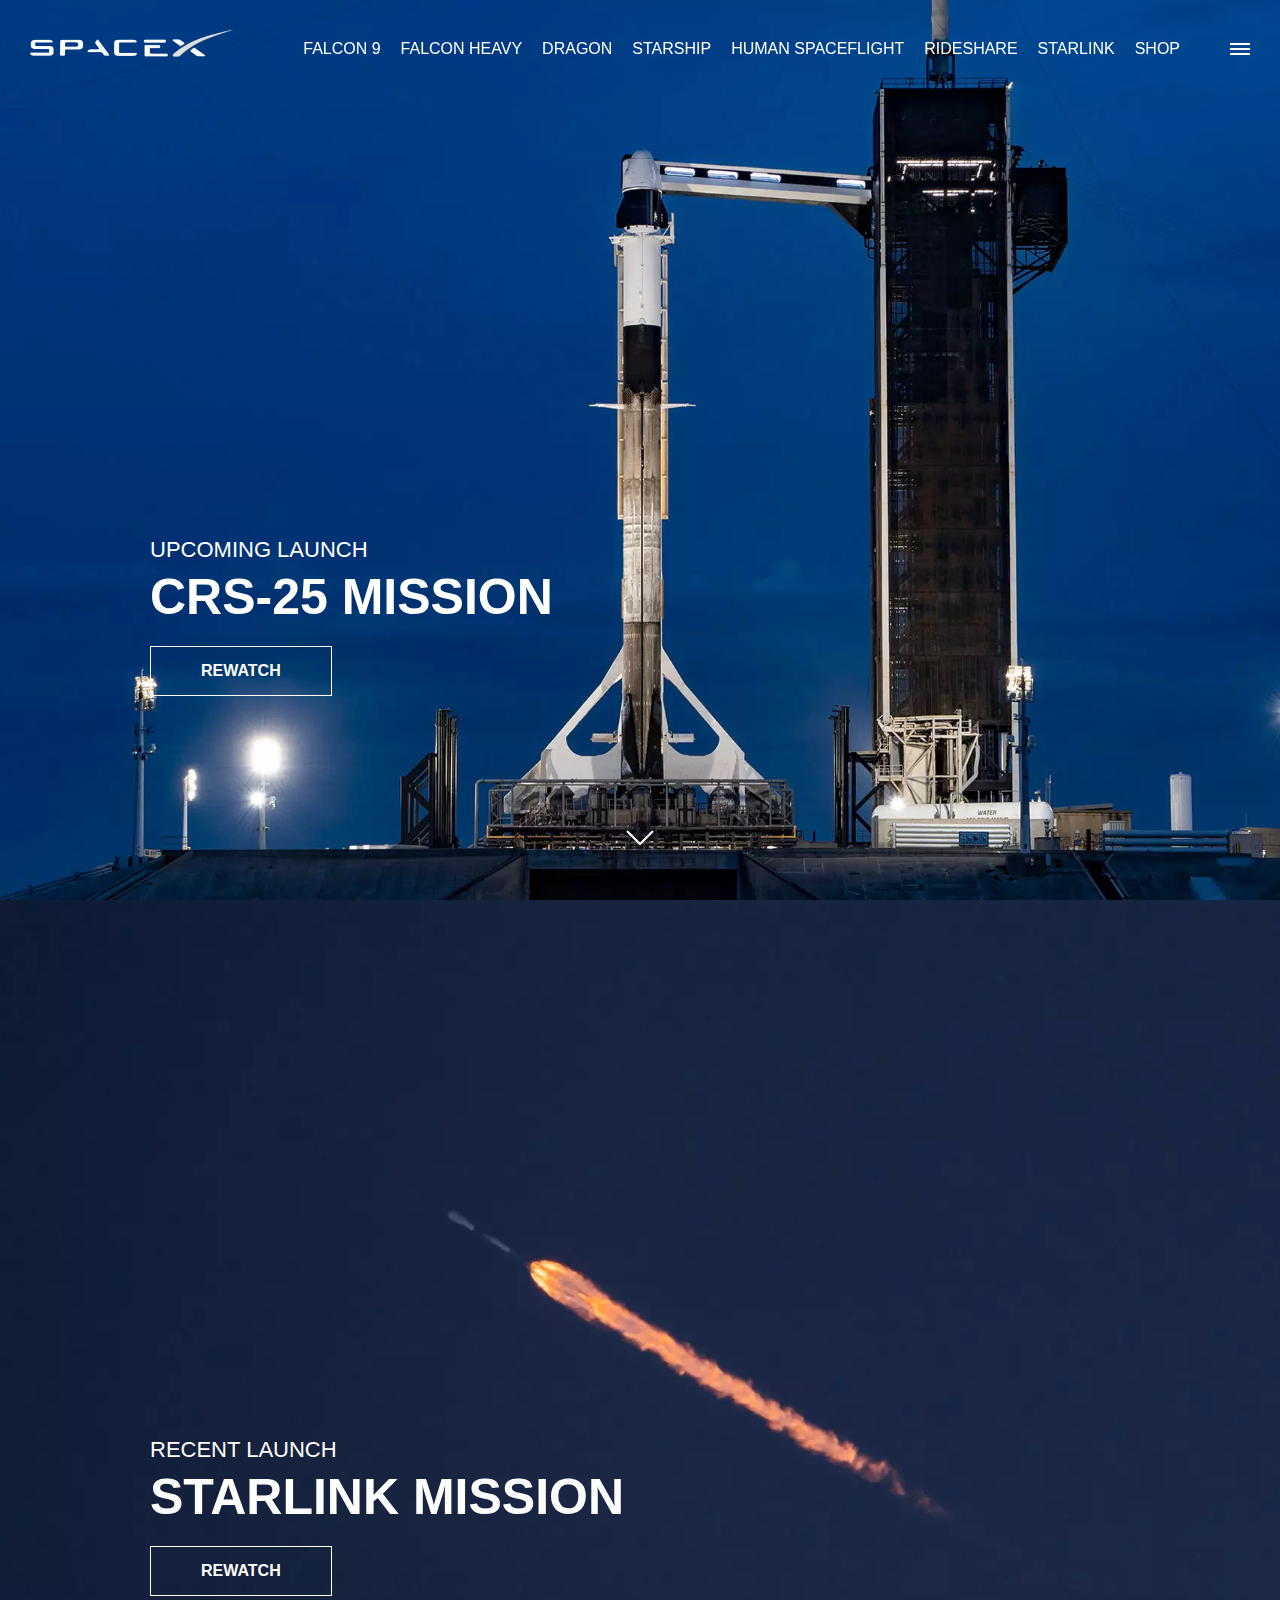
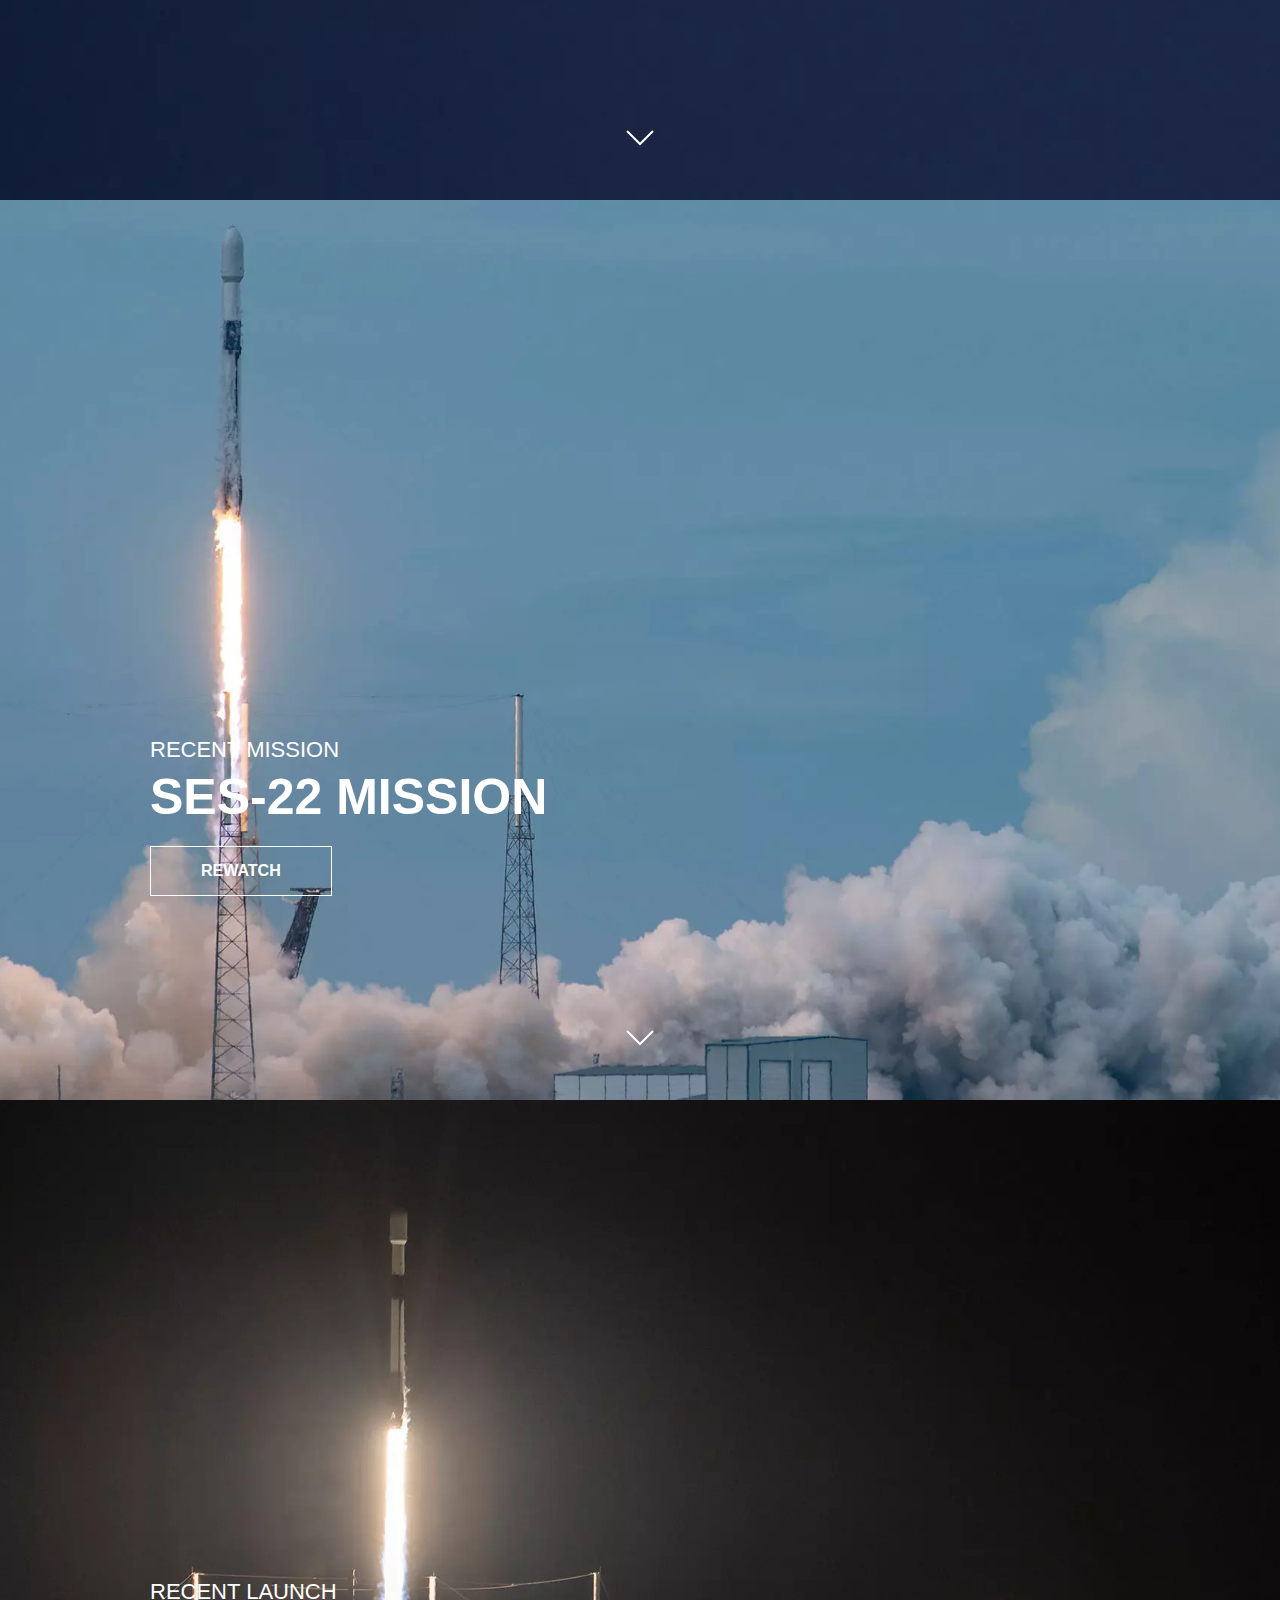
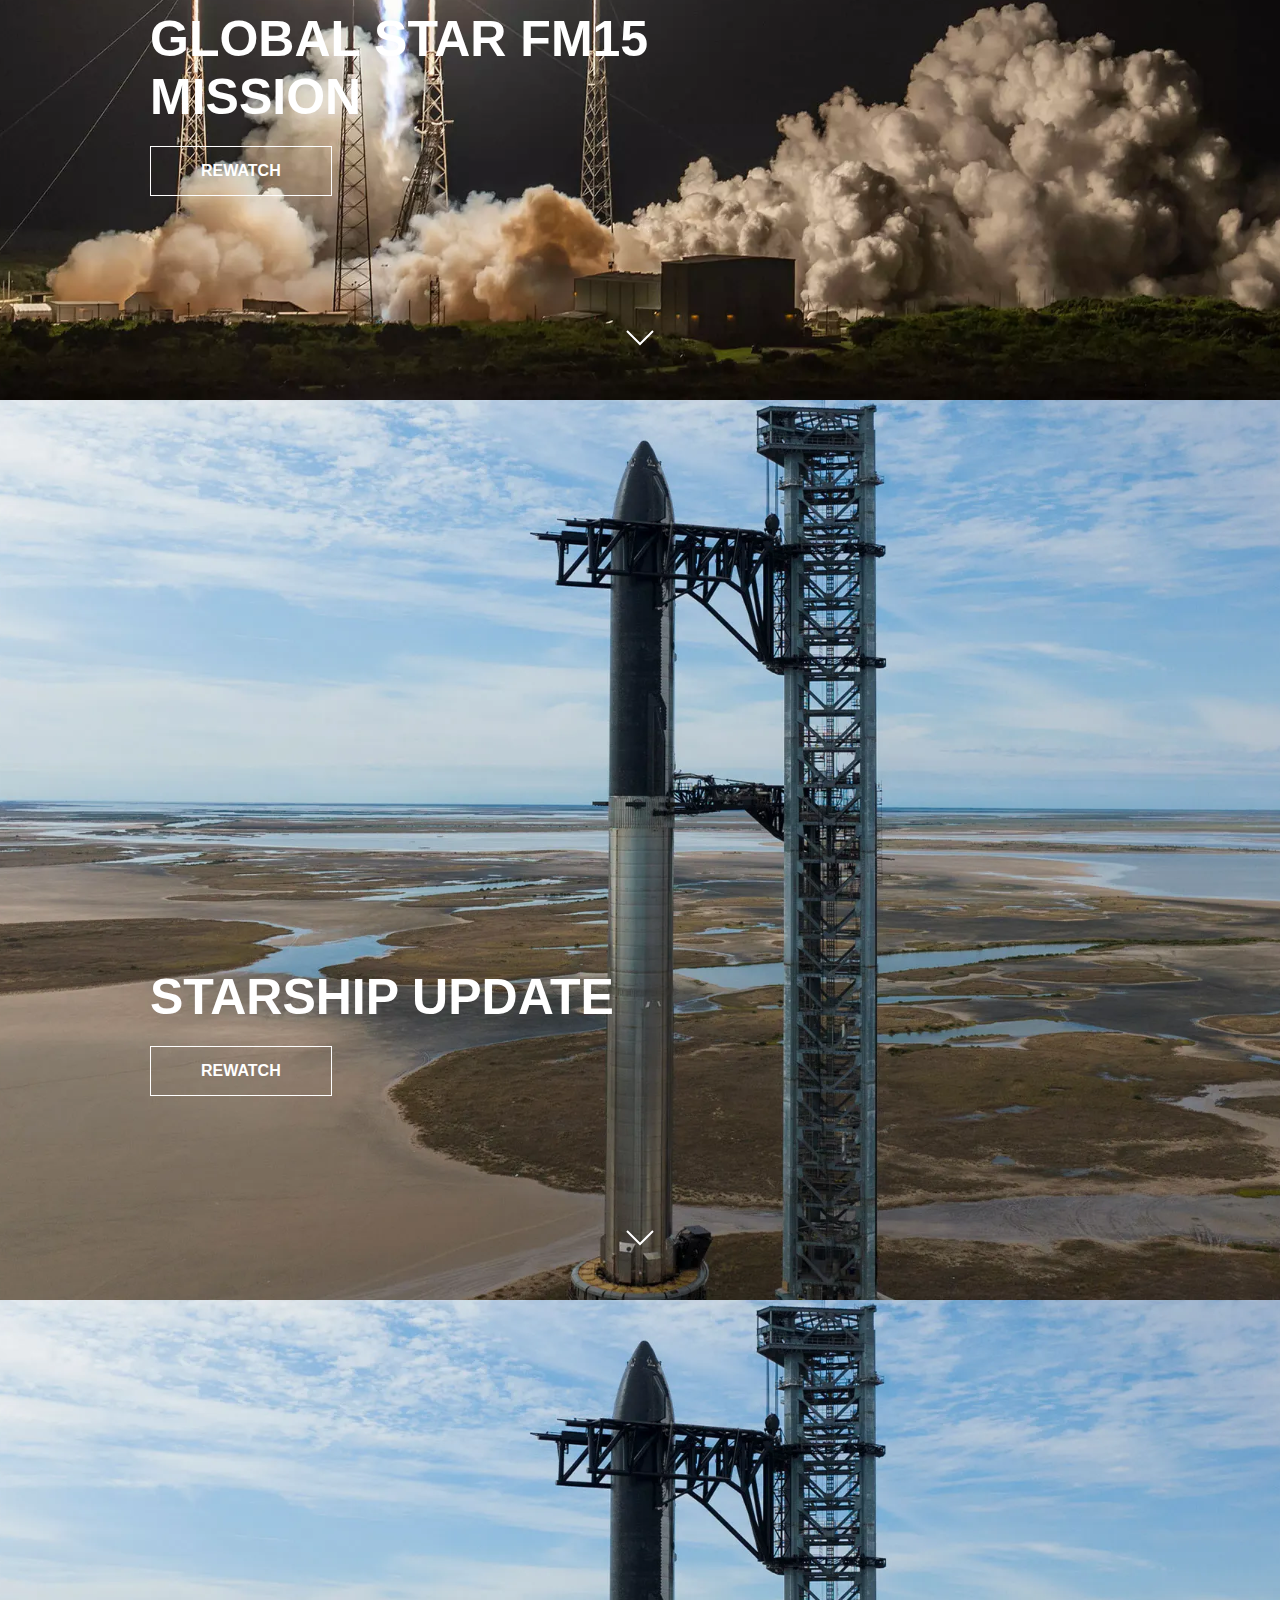
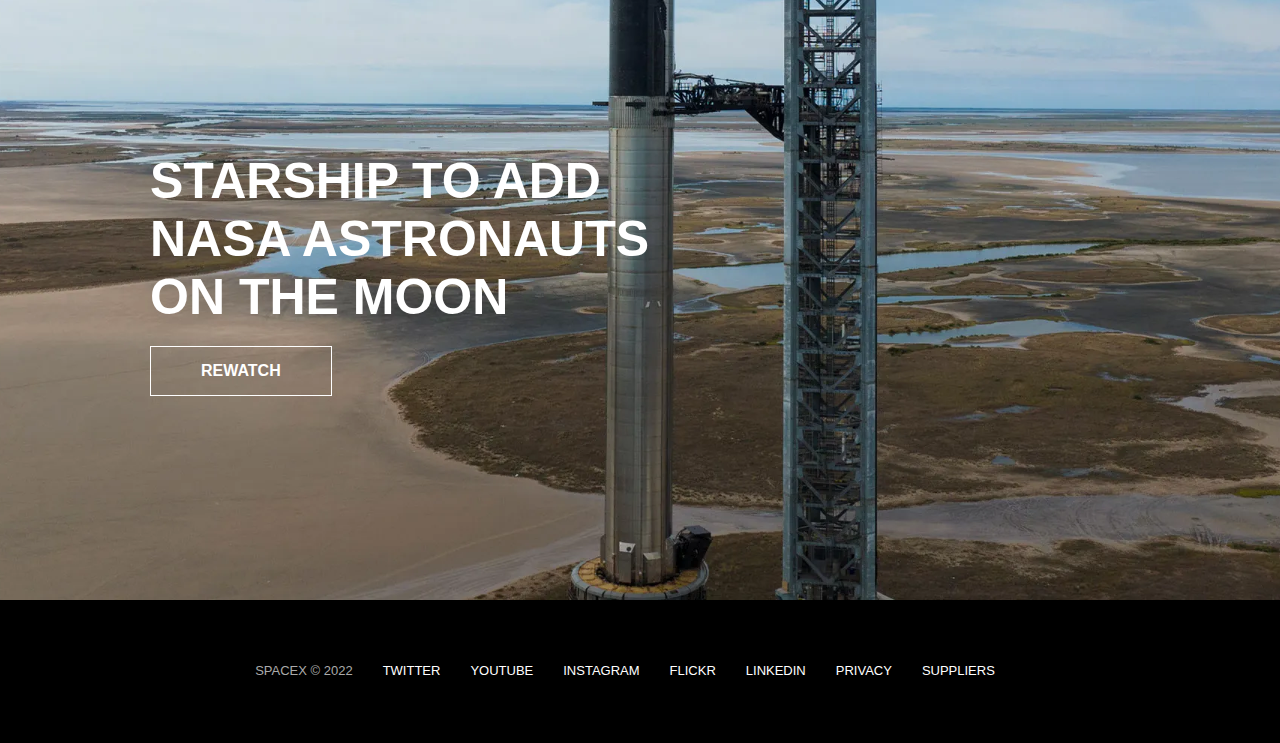
<file: spaceX Clone/index.html>
<!DOCTYPE html>
  <html lang="en">
  <head>
    <meta charset="UTF-8">
    <meta http-equiv="X-UA-Compatible" content="IE=edge">
    <meta name="viewport" content="width=device-width, initial-scale=1.0">
    <title>SpaceX</title>
    <link rel="stylesheet" href="style.css">
    <script src="app.js" defer></script>
  </head>
  <body>
    <div class="overlay"></div>
    <div class="mobile-menu ">
        <ul>
            <li><a href="">Mission</a></li>
            <li><a href="">Launches</a></li>
            <li><a href="">Careers</a></li>
            <li><a href="">updates</a></li>
            <li><a href="">Shop</a></li>

            <li class="mobile-only"><a href="falcon-heavy.html">Falcon heavy</a></li>
            <li class="mobile-only"><a href="falcon9.html">Falcon 9</a></li>
            <li class="mobile-only"><a href="dragon.html">Dragon</a></li>
            <li class="mobile-only"><a href="">starship</a></li>
            <li class="mobile-only"><a href="">human spaceflight</a></li>
            <li class="mobile-only"><a href="">rideshare</a></li>
            <li class="mobile-only"><a href="">starlink</a></li>
        </ul>
      

    </div>
    <header class="main-header">
        <a href="index.html">
        <img src="img/logo.png" alt="logo" class="logo">
    </a>
        <nav class="main-nav">
            <ul>
                <li><a href="falcon9.html">Falcon 9</a></li>
                <li><a href="falcon-heavy.html">Falcon heavy</a></li>
                <li><a href="dragon.html">Dragon</a></li>
                <li><a href="">starship</a></li>
                <li><a href="">human spaceflight</a></li>
                <li><a href="">rideshare</a></li>
                <li><a href="">starlink</a></li>
                <li><a href="">shop</a></li>
            </ul>
        </nav>
    </header>
   
    <div class="hamburger-menu">
        <span class="hamburger-top  lines  "></span>
        <span class="hamburger-middle lines  "></span>
        <span class="hamburger-bottom lines  "></span>
    </div>
    <section class="section-a">
        <div class="inner-section">
            <h4>upcoming launch</h4>
            <h2>crs-25 mission</h2>
            <div class="btn">
                <div class="hover"></div>
                <span>Rewatch</span>
            </div>
        </div>
        <div class="scroll-arrow">
        
        <svg width="30px" height="20px">
            <path
            stroke="#ffffff"
            fill="none"
            stroke-width="2px"
            d="M2.000,5.000 L15.000,18.000 L28.000,5.000 "
          ></path>
        </svg>        
    </div>
    </section>
    <section class="section-b">
        <div class="inner-section">
            <h4>recent launch</h4>
            <h2>starlink mission</h2>
            <div class="btn">
                <div class="hover"></div>
                <span>Rewatch</span>
            </div>
        </div>
        <div class="scroll-arrow">
        
            <svg width="30px" height="20px">
                <path
                stroke="#ffffff"
                fill="none"
                stroke-width="2px"
                d="M2.000,5.000 L15.000,18.000 L28.000,5.000 "
              ></path>
            </svg>    
    
    </section>
    <section class="section-c">
        <div class="inner-section">
            <h4>recent mission</h4>
            <h2>ses-22 mission</h2>
            <div class="btn">
                <div class="hover"></div>
                <span>Rewatch</span>
            </div>
        </div>
        <div class="scroll-arrow">
        
            <svg width="30px" height="20px">
                <path
                stroke="#ffffff"
                fill="none"
                stroke-width="2px"
                d="M2.000,5.000 L15.000,18.000 L28.000,5.000 "
              ></path>
            </svg>    
    </section>
    <section class="section-d">
        <div class="inner-section">
            <h4>recent launch</h4>
            <h2>global star fm15 mission</h2>
            <div class="btn">
                <div class="hover"></div>
                <span>Rewatch</span>
            </div>
        </div>
        <div class="scroll-arrow">
        
            <svg width="30px" height="20px">
                <path
                stroke="#ffffff"
                fill="none"
                stroke-width="2px"
                d="M2.000,5.000 L15.000,18.000 L28.000,5.000 "
              ></path>
            </svg>    
    </section>
    <section class="section-e">
        <div class="inner-section">
            <h2>starship update</h2>
            <div class="btn">
                <div class="hover"></div>
                <span>Rewatch</span>
            </div>
        </div>
        <div class="scroll-arrow">
        
            <svg width="30px" height="20px">
                <path
                stroke="#ffffff"
                fill="none"
                stroke-width="2px"
                d="M2.000,5.000 L15.000,18.000 L28.000,5.000 "
              ></path>
            </svg>    

    </section>
    <section class="section-e">
        <div class="inner-section">
            <h2>STARSHIP TO ADD NASA ASTRONAUTS ON THE MOON</h2>
            <div class="btn">
                <div class="hover"></div>
                <span>Rewatch</span>
            </div>
        </div>
        <div class="scroll-arrow">
        
    </section>
    <footer>
        <ul>
            <li>spacex &copy; 2022</li>
            <li><a href="">twitter</a></li>
            <li><a href="">youtube</a></li>
            <li><a href="">instagram</a></li>
            <li><a href="">flickr</a></li>
            <li><a href="">linkedin</a></li>
            <li><a href="">privacy</a></li>
            <li><a href="">suppliers</a></li>
        </ul>
    </footer>
  </body>
  </html>
</file>
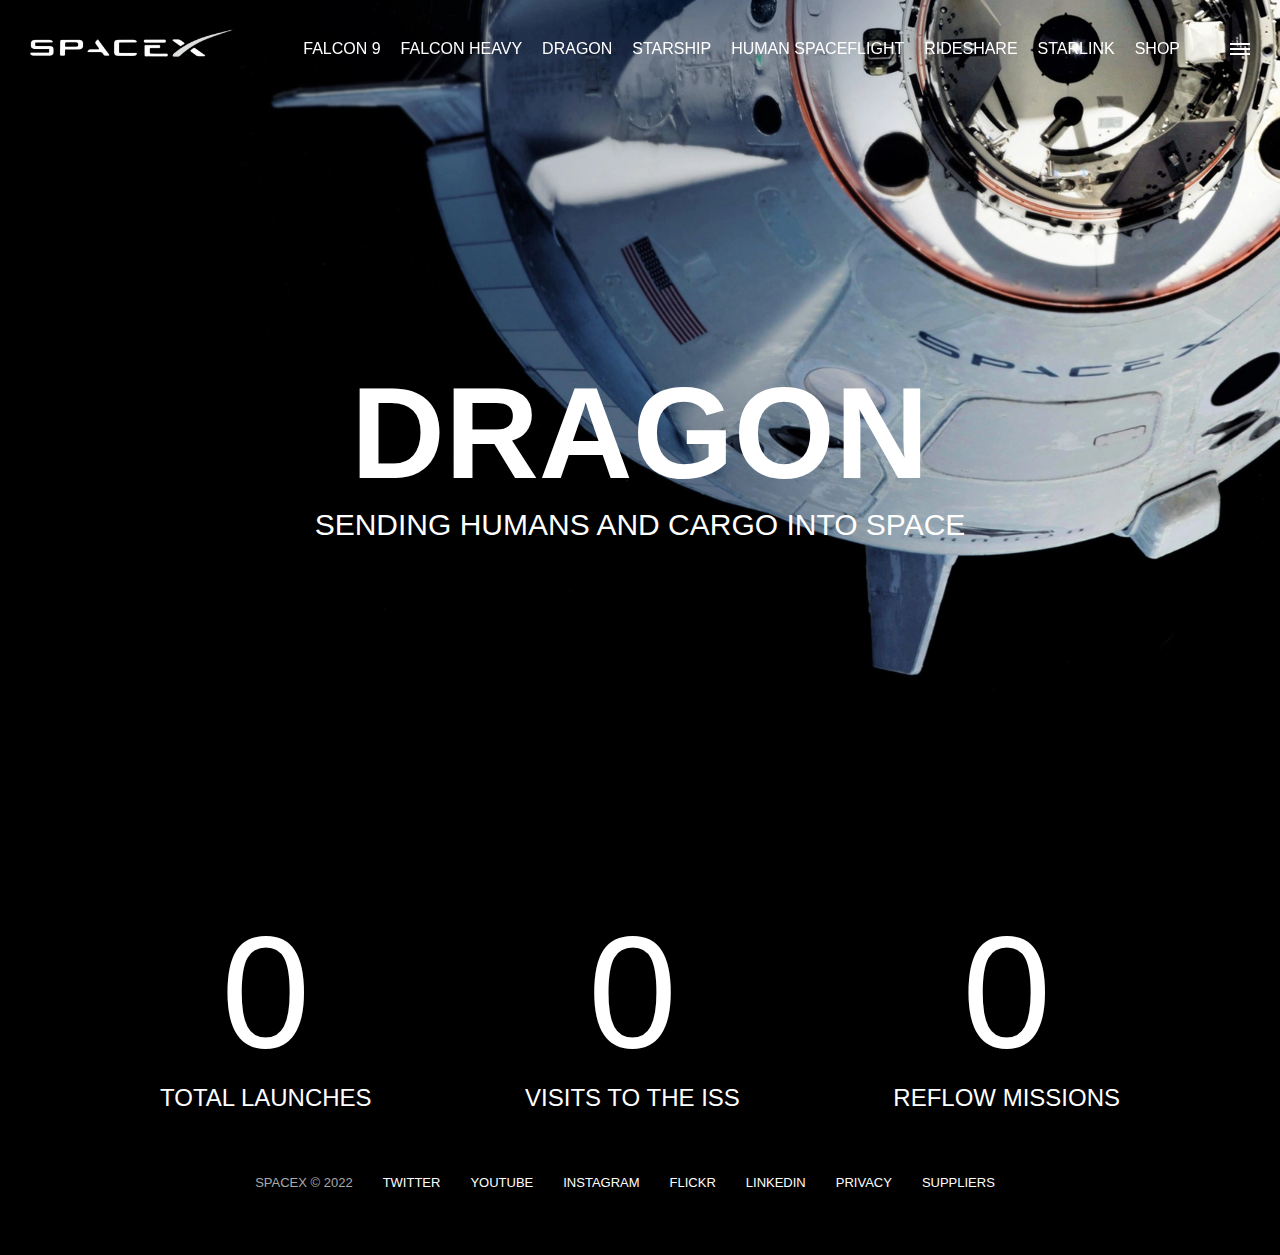
<file: spaceX Clone/dragon.html>
<!DOCTYPE html>
<html lang="en">
<head>
  <meta charset="UTF-8">
  <meta http-equiv="X-UA-Compatible" content="IE=edge">
  <meta name="viewport" content="width=device-width, initial-scale=1.0">
  <title>SpaceX-Falcon 9</title>
  <link rel="stylesheet" href="style.css">
  <link rel="stylesheet" href="falcon9.css">
  <script src="app.js" defer></script>
</head>
<body>
  <div class="overlay"></div>
  <div class="mobile-menu ">
      <ul>
          <li><a href="">Mission</a></li>
          <li><a href="">Launches</a></li>
          <li><a href="">Careers</a></li>
          <li><a href="">updates</a></li>
          <li><a href="">Shop</a></li>

          <li class="mobile-only"><a href="falcon-heavy.html">Falcon heavy</a></li>
          <li class="mobile-only"><a href="falcon9.html">Falcon 9</a></li>
          <li class="mobile-only"><a href="dragon.html">Dragon</a></li>
          <li class="mobile-only"><a href="">starship</a></li>
          <li class="mobile-only"><a href="">human spaceflight</a></li>
          <li class="mobile-only"><a href="">rideshare</a></li>
          <li class="mobile-only"><a href="">starlink</a></li>
      </ul>
    

  </div>
  <header class="main-header">
      <a href="index.html">
      <img src="img/logo.png" alt="logo" class="logo">
  </a>
      <nav class="main-nav">
          <ul>
              <li><a href="falcon9.html">Falcon 9</a></li>
              <li><a href="falcon-heavy.html">Falcon heavy</a></li>
              <li><a href="dragon.html">Dragon</a></li>
              <li><a href="">starship</a></li>
              <li><a href="">human spaceflight</a></li>
              <li><a href="">rideshare</a></li>
              <li><a href="">starlink</a></li>
              <li><a href="">shop</a></li>
          </ul>
      </nav>
  </header>
 
  <div class="hamburger-menu">
      <span class="hamburger-top  lines  "></span>
      <span class="hamburger-middle lines  "></span>
      <span class="hamburger-bottom lines  "></span>
  </div>
  <section class="bg-dragon"></section>
  <section class="text">
    <h1>Dragon</h1>
    <h4>
        sending humans and cargo into space
    </h4>
  </section>
  <div class="stats">
    <div>
        <span class="counter" data-target="34">0</span>
        <h4>Total launches</h4>


    </div>
    <div>
        <span class="counter" data-target="31">0</span>
        <h4>Visits to the ISS</h4>

        
    </div>
    <div>
        <span class="counter" data-target="13">0</span>
        <h4>REFLOW MISSIONS</h4>

        
    </div>
  </div>
 

  <footer>
      <ul>
          <li>spacex &copy; 2022</li>
          <li><a href="">twitter</a></li>
          <li><a href="">youtube</a></li>
          <li><a href="">instagram</a></li>
          <li><a href="">flickr</a></li>
          <li><a href="">linkedin</a></li>
          <li><a href="">privacy</a></li>
          <li><a href="">suppliers</a></li>
      </ul>
  </footer>
</body>
</html>
</file>
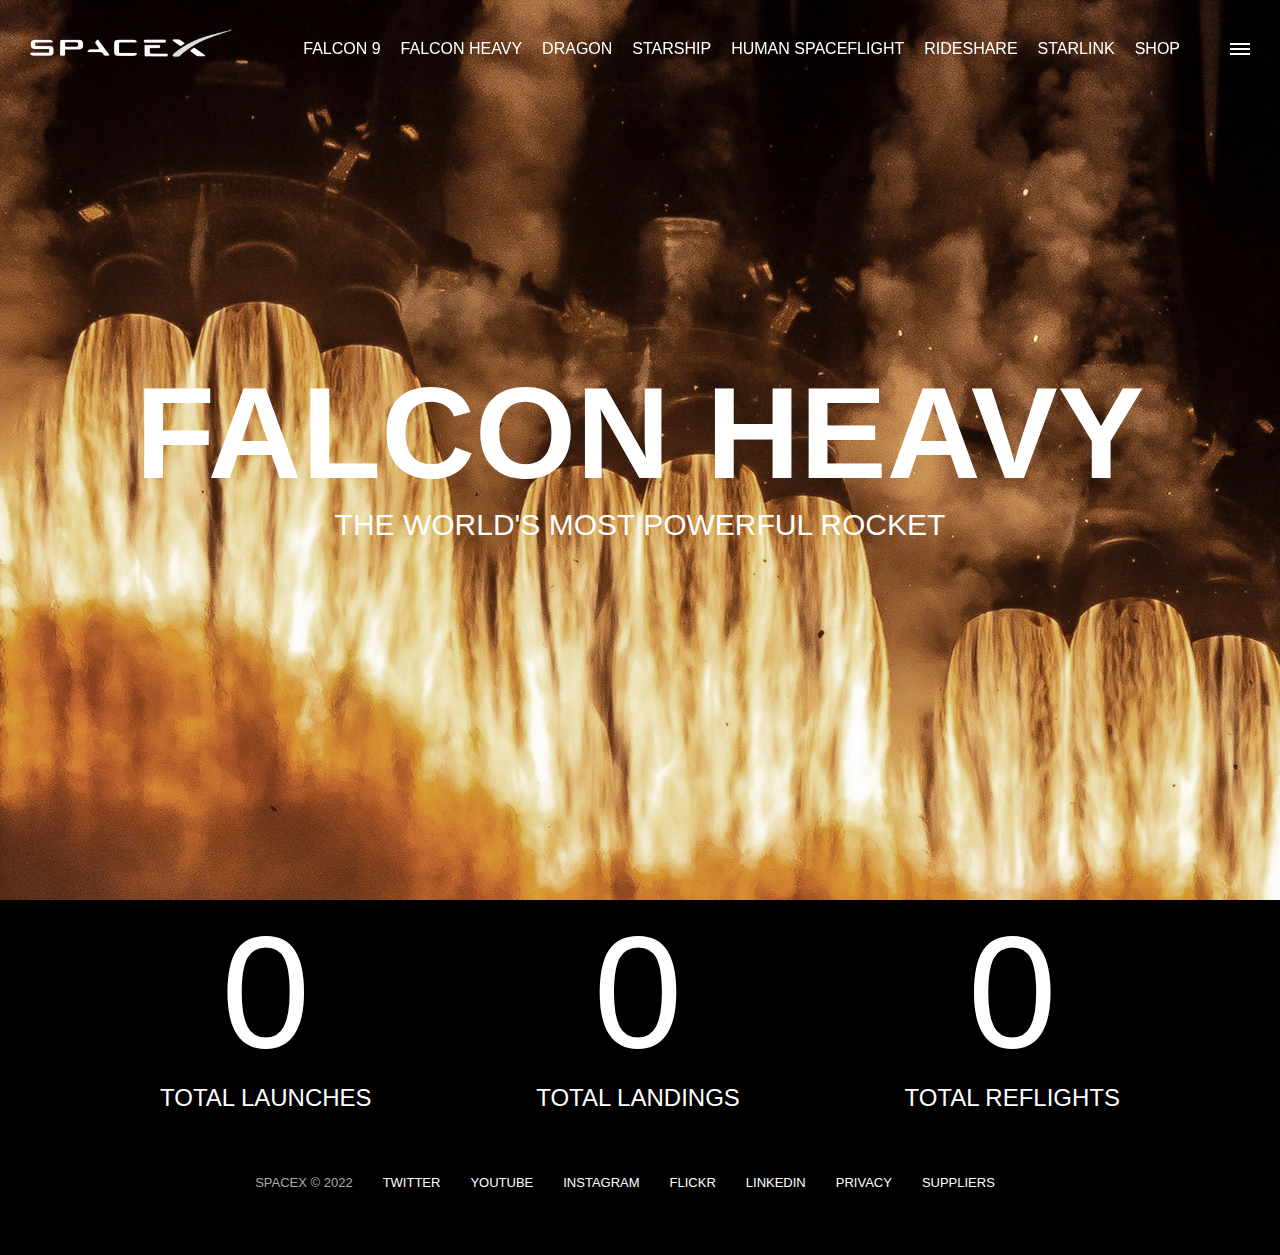
<file: spaceX Clone/falcon-heavy.html>
<!DOCTYPE html>
<html lang="en">
<head>
  <meta charset="UTF-8">
  <meta http-equiv="X-UA-Compatible" content="IE=edge">
  <meta name="viewport" content="width=device-width, initial-scale=1.0">
  <title>SpaceX-Falcon 9</title>
  <link rel="stylesheet" href="style.css">
  <link rel="stylesheet" href="falcon9.css">
  <script src="app.js" defer></script>
</head>
<body>
  <div class="overlay"></div>
  <div class="mobile-menu ">
      <ul>
          <li><a href="">Mission</a></li>
          <li><a href="">Launches</a></li>
          <li><a href="">Careers</a></li>
          <li><a href="">updates</a></li>
          <li><a href="">Shop</a></li>

          <li class="mobile-only"><a href="falcon-heavy.html">Falcon heavy</a></li>
          <li class="mobile-only"><a href="falcon9.html">Falcon 9</a></li>
          <li class="mobile-only"><a href="dragon.html">Dragon</a></li>
          <li class="mobile-only"><a href="">starship</a></li>
          <li class="mobile-only"><a href="">human spaceflight</a></li>
          <li class="mobile-only"><a href="">rideshare</a></li>
          <li class="mobile-only"><a href="">starlink</a></li>
      </ul>
    

  </div>
  <header class="main-header">
      <a href="index.html">
      <img src="img/logo.png" alt="logo" class="logo">
  </a>
      <nav class="main-nav">
          <ul>
              <li><a href="falcon9.html">Falcon 9</a></li>
              <li><a href="falcon-heavy.html">Falcon heavy</a></li>
              <li><a href="dragon.html">Dragon</a></li>
              <li><a href="">starship</a></li>
              <li><a href="">human spaceflight</a></li>
              <li><a href="">rideshare</a></li>
              <li><a href="">starlink</a></li>
              <li><a href="">shop</a></li>
          </ul>
      </nav>
  </header>
 
  <div class="hamburger-menu">
      <span class="hamburger-top  lines  "></span>
      <span class="hamburger-middle lines  "></span>
      <span class="hamburger-bottom lines  "></span>
  </div>
  <section class="bg-falcon-heavy"></section>
  <section class="text">
    <h1>Falcon Heavy</h1>
    <h4>
The world's most powerful rocket    
</h4>
  </section>
  <div class="stats">
    <div>
        <span class="counter" data-target="3">0</span>
        <h4>Total launches</h4>


    </div>
    <div>
        <span class="counter" data-target="4">0</span>
        <h4>Total landings</h4>

        
    </div>
    <div>
        <span class="counter" data-target="7">0</span>
        <h4>Total reflights</h4>

        
    </div>
  </div>
 

  <footer>
      <ul>
          <li>spacex &copy; 2022</li>
          <li><a href="">twitter</a></li>
          <li><a href="">youtube</a></li>
          <li><a href="">instagram</a></li>
          <li><a href="">flickr</a></li>
          <li><a href="">linkedin</a></li>
          <li><a href="">privacy</a></li>
          <li><a href="">suppliers</a></li>
      </ul>
  </footer>
</body>
</html>
</file>
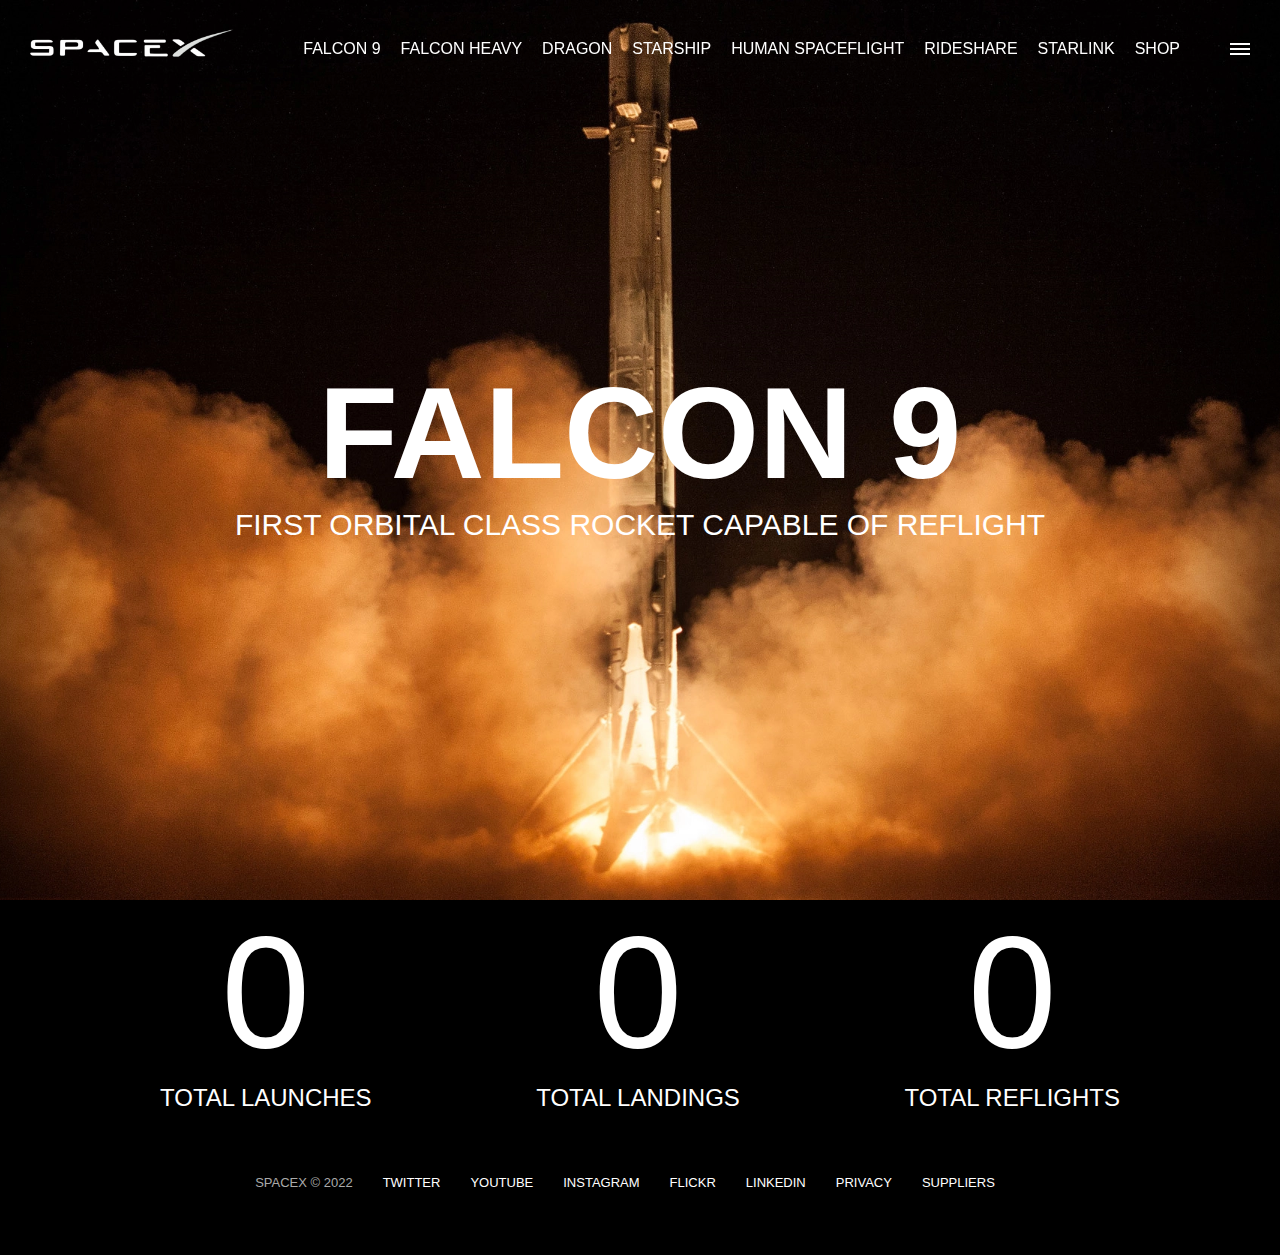
<file: spaceX Clone/falcon9.html>
<!DOCTYPE html>
<html lang="en">
<head>
  <meta charset="UTF-8">
  <meta http-equiv="X-UA-Compatible" content="IE=edge">
  <meta name="viewport" content="width=device-width, initial-scale=1.0">
  <title>SpaceX-Falcon 9</title>
  <link rel="stylesheet" href="style.css">
  <link rel="stylesheet" href="falcon9.css">
  <script src="app.js" defer></script>
</head>
<body>
  <div class="overlay"></div>
  <div class="mobile-menu ">
      <ul>
          <li><a href="">Mission</a></li>
          <li><a href="">Launches</a></li>
          <li><a href="">Careers</a></li>
          <li><a href="">updates</a></li>
          <li><a href="">Shop</a></li>

          <li class="mobile-only"><a href="falcon-heavy.html">Falcon heavy</a></li>
          <li class="mobile-only"><a href="falcon9.html">Falcon 9</a></li>
          <li class="mobile-only"><a href="dragon.html">Dragon</a></li>
          <li class="mobile-only"><a href="">starship</a></li>
          <li class="mobile-only"><a href="">human spaceflight</a></li>
          <li class="mobile-only"><a href="">rideshare</a></li>
          <li class="mobile-only"><a href="">starlink</a></li>
      </ul>
    

  </div>
  <header class="main-header">
      <a href="index.html">
      <img src="img/logo.png" alt="logo" class="logo">
  </a>
      <nav class="main-nav">
          <ul>
              <li><a href="falcon9.html">Falcon 9</a></li>
              <li><a href="falcon-heavy.html">Falcon heavy</a></li>
              <li><a href="dragon.html">Dragon</a></li>
              <li><a href="">starship</a></li>
              <li><a href="">human spaceflight</a></li>
              <li><a href="">rideshare</a></li>
              <li><a href="">starlink</a></li>
              <li><a href="">shop</a></li>
          </ul>
      </nav>
  </header>
 
  <div class="hamburger-menu">
      <span class="hamburger-top  lines  "></span>
      <span class="hamburger-middle lines  "></span>
      <span class="hamburger-bottom lines  "></span>
  </div>
  <section class="bg-img"></section>
  <section class="text">
    <h1>Falcon 9</h1>
    <h4>
        FIRST ORBITAL CLASS ROCKET CAPABLE OF REFLIGHT
    </h4>
  </section>
  <div class="stats">
    <div>
        <span class="counter" data-target="3">0</span>
        <h4>Total launches</h4>


    </div>
    <div>
        <span class="counter" data-target="4">0</span>
        <h4>Total landings</h4>

        
    </div>
    <div>
        <span class="counter" data-target="7">0</span>
        <h4>Total reflights</h4>

        
    </div>
  </div>
 

  <footer>
      <ul>
          <li>spacex &copy; 2022</li>
          <li><a href="">twitter</a></li>
          <li><a href="">youtube</a></li>
          <li><a href="">instagram</a></li>
          <li><a href="">flickr</a></li>
          <li><a href="">linkedin</a></li>
          <li><a href="">privacy</a></li>
          <li><a href="">suppliers</a></li>
      </ul>
  </footer>
</body>
</html>
</file>
<file: spaceX Clone/style.css>
*, *::after{
    margin: 0;
    padding: 0;
    box-sizing: border-box;
}
body{
    background-color: #000;
    text-transform: uppercase;
    font-family: Arial, Helvetica, sans-serif;
}
li{
    list-style: none;
}
a{
    color:#fff;
    text-decoration: none;
}

.main-header{
    position: fixed;
    display: flex;
    justify-content: space-between;
    align-items: center;
    height: 100px;
    z-index: 4;
    top: 0;
    left: 0;
    width: 100%;
    padding: 0 30px ;
}

/* .allow{
    width: 80%;

}
.allow .main-nav ul li:last-child{
    display: none;
} */
.main-nav{
    margin-right: 50px;
}
.main-nav ul{
    display: flex;
   
    
}
.main-nav ul li{
    margin-right: 20px;
    padding-bottom: 2px;
    position: relative;
 }
/* menu item underline */
.main-nav ul li a::after{
    content:'';
    position: absolute;
    bottom: 0;
    left:0;
    width:100%;
    height:1px;
    background-color: #fff;
    transform: scaleX(0);
    transition: transform 0.6s cubic-bezier(0.19,1,0.22,1);
    transform-origin: right center;

} 
.main-nav ul li a:hover::after{
    transform: scaleX(1);
    transform-origin: left center;
    transition-duration: 0.4s;

}

.logo{
    width:210px;
}
.hamburger-menu{
     width: 20px;
     height: 20px;
     z-index: 10;
     position: fixed;
     right:30px;
     top:43px;
     cursor: pointer;
     transition: all 0.5s;
}
.lines{
    height: 2px;
    background-color: #fff;
    width:20px;
    top: 0;
    left: 0;
    position: absolute;
    transition: all 0.3s;

}
.hamburger-middle{
transform: translateY(5px);}

.hamburger-bottom{
    transform: translateY(10px);}

/* convert hamburger to x */
.show{
transform: rotate(90deg);
}
.show .hamburger-top{
    transform: rotate(45deg) translateY(6px) translateX(6px);
}
.show .hamburger-middle{
    display: none;
}
.show .hamburger-bottom{
    transform: rotate(-45deg) translateY(6px) translateX(-6px);
}

.overlay-show{
    position: fixed;
    top: 0;
    left: 0;
    height: 100%;
    width: 100%;
    z-index: 3;
    background-color: rgba(0, 0, 0, 0.5);
}
.stop-scroll{
    overflow: hidden;
}
.mobile-menu {
    transform: translateX(100%);
    transition: all 0.6s cubic-bezier(0.19, 1, 0.22, 1); 
    position: fixed;
    top: 0;
    right: 0;
    width: 350px;
    height:100%;
    z-index: 5;
    background-color: #000;
    display: flex;
    align-items: center;
    justify-content: center;

}
/* show menu from right */
.show-menu{
    transform: translateX(0);
 
}
.mobile-menu ul{
    display: flex;
    flex-direction: column;
    align-items: end;
    justify-content: center;
    padding: 70px 50px;
    width: 100%;
}
.mobile-menu ul li{
    margin-bottom: 20px;
    font-size: 18px;
    border-bottom: 1px #555 dotted;
    width: 100%;
    text-align: right;
    padding-bottom: 6px;
}
.mobile-menu ul li a{
    color: #fff;
    transition:color 0.6s;
}
.mobile-menu ul li a:hover{
    color: #aaa;
}
.mobile-only{
    display: none;
}

/* sections */
section{
    background-repeat:  no-repeat;
    background-size: cover;
    background-position: center center;
    height:100vh;
    width: 100%;
    position: relative;

}
/* background images */
.section-a{
    background-image: url("./img/section-a.webp");
   
}
.section-b{
    background-image: url("./img/section-b.webp");
}
.section-c{
    background-image: url("./img/section-c.webp");
}

.section-d{
    background-image: url("./img/section-d.webp");
}
.section-e{
    background-image: url("./img/section-e.webp");
}
.section-f{
    background-image: url("./img/section-f.webp");
}

.inner-section{
    position: absolute;
    bottom:200px;
    left:150px;
    color: #fff;
    max-width: 560px;
}
.btn{
    position: relative;
    display: inline-block;
    cursor: pointer;
    text-align: center;
    min-width: 130px;
    padding: 15px 50px;
    font-weight: bold;
    overflow: hidden;
    border: 1px solid white;
    z-index: 2;
    animation: fadeInUp 0.7s ease-in-out 0.2s;

}
.btn span{
    text-transform: uppercase;
}

.btn:hover span{
    color: #000;
}
.hover{
    content:'';
    position: absolute;
    top:0;
    left: 0;
    height: 100%;
    width: 100%;
    background-color: #fff;
    z-index: -1;
    /* transform: scaleY(0);  used interchangeably */
    transform: translateY(100%);
    /* transform-origin: bottom center; */
    transition: transform 0.2s ease-in;

}
.btn:hover .hover{
    /* transform:scaleY(1); */
    transform: translateY(0);
    /* transform-origin: top center; */
}
  
.inner-section h4{
    font-size: 22px;
    font-weight: 300;
    margin-bottom: 5px;
    animation: fadeInUp 0.5s ease-in-out;
}

.inner-section h2{
    font-size: 50px;
    font-weight: 700;
    margin-bottom: 20px;
    animation: fadeInUp 0.5s ease-in-out 0.2s;
    animation-fill-mode: both;

}
.scroll-arrow{
    position: absolute;
    bottom: 50px;
    left:50%;
    animation: fadeBounce 5s infinite;
    transform: translateX(-50%);
}
footer{
    position: relative;
    padding:55px 0
}
footer ul{
    display: flex;
    justify-content: center;
    align-items: center;
    flex-wrap: wrap;
}
footer ul li{
    margin-right: 30px;
    color:#aaa;
    text-transform: uppercase;
    font-size: 13px;
    line-height: 2.5;

}
footer ul li a{
    color: white;
    transition: color 0.6s;
}
footer ul li a:hover{
    color: #aaa;
}
.text h1
{
    animation: fadeInUp 0.6s ease-in-out;
}
.text h4{
    animation: fadeInUp 0.6s ease-in-out 0.2s;
    animation-fill-mode: both;

}


/* animations */
@keyframes fadeInUp {
    0%{
     opacity: 0;
     transform: translateY(140px);
    }
    100%{
 opacity: 1;
 transform: translateY(0);
    }

    
}
@keyframes fadeBounce{
   0%,
   20%,
   50%,
   80%,
  100%
   {
    opacity: 0;
    transform: translateY(-20px);
   }
   40%{
    transform: translateY(0);
    opacity: 1;
   }
}
@media (max-width:960px) {
    .mobile-menu{
        display: block;

    }
    .mobile-only{
        display: block;
    }

    .main-nav{
        display: none;
    }
    .mobile-menu ul{
        top:250px;

    }
    .text h1{
        font-size:45px;
    }
    
    
    @media(max-width:600px){
        .mobile-menu{
            display: block;
        }
        .mobile-only{
            display: block;
        }
        .mobile-menu ul{
            margin-top: 100px;
    
        }
    
        .inner-section{
            bottom: 75px;
            left:20px;

        }
        .inner-section h2{
            font-size: 40px;

        }
        .text{
            width: 80%;
        }
        .text h1{
            font-size:45px;
        }
        .stats{
            flex-direction: column;
            margin-bottom: 20px;
        }
       
      footer ul li:first-child{
        position: absolute;
        top:30px;
        left: 50%;
        transform: translate(-50%,-50%);
      }
      footer ul li{
        margin-right: 15px;
      }
        .logo{
            width: 150px;
            margin:auto 50%;
        }

    }
}
</file>
<file: spaceX Clone/falcon9.css>
body{
    color: white;
}

.text{
    /* color: white; */
    position: absolute;
    top:0;
    left:0;
    display: flex;
    flex-direction: column;
    justify-content: center;
    align-items: center;
    /* z-index: 3; */
    color: white;

    /* background-color: #f00; */
}
.text h1{
    /* font-size: 9.5em; */
    font-size: 130px;
    font-weight: 600;
}
.text h4{
    font-size: 30px;
    font-weight: 300;
}
.bg-img{
    position: relative;
    background-image: url("./img/falcon-9.webp");
    animation: fadeIn 2s ease-in-out;
}
.bg-falcon-heavy{
    position: relative;
    background-image: url("./img/falcon-heavy.webp");
    animation: fadeIn 2s ease-in-out;
}
.bg-dragon{
    position: relative;
    background-image: url("./img/dragon.webp");
    animation: fadeIn 2s ease-in-out;
}

.stats{
    max-width: 960px;
    margin: 0 auto;
    display: flex;
    align-items: center;
    justify-content: space-between;
    text-align: center;
    text-transform: uppercase;
}
.stats div span{
    font-size: 160px;
    

}

.stats div h4{
    font-size: 24px;
    font-weight:300;
}
@keyframes fadeIn {
    0%{
        opacity: 0;
    }
    100%{
        opacity: 100%;
    }
    
}

@media(max-width:960px){
    .text{
        width: 90%;
        margin: auto 20px;
        text-align: center;
        /* background-col or: #f00; */
    }
    .text h1{
        font-size:60px;
    }
    .text h4{
        font-size: 25px;
    }
    .stats{
        /* width: ; */
        margin: 0 3em;
    }
}
@media(max-width:600px){
    .text{
        width: 90%;
        margin: auto 20px;
        text-align: center;
        /* background-col or: #f00; */
    }
    .text h1{
        
        font-size:40px;
    }
    .text h4{
        font-size: 18px;
    }
}
</file>
